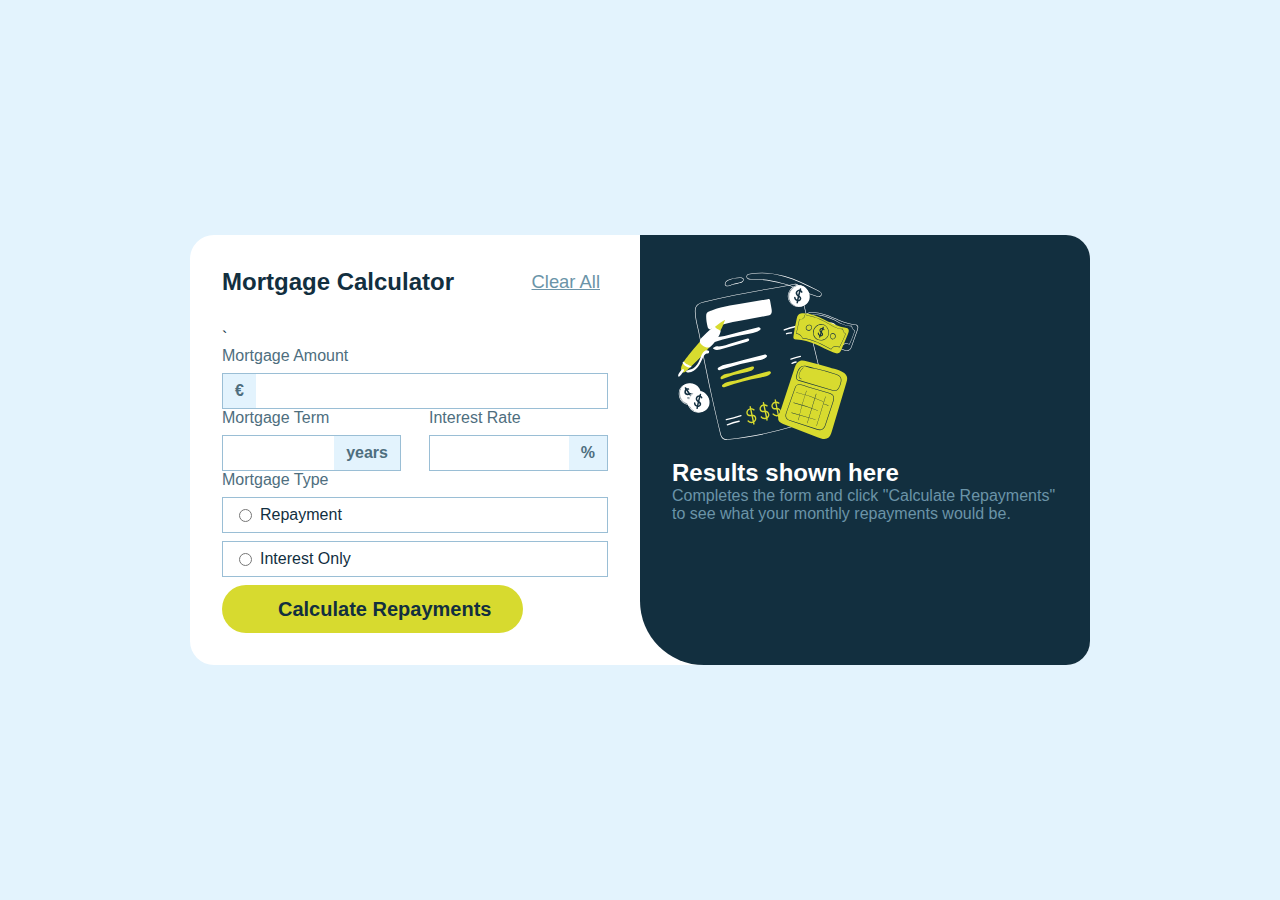
<file: index.html>
<!DOCTYPE html>
<html lang="en">
<head>
    <meta charset="UTF-8">
    <meta name="viewport" content="width=device-width, initial-scale=1.0">
    <title>Mortgage Calculator</title>
    <link rel="stylesheet" href="https://fonts.google.com/specimen/plus+Jakarta+Sans">
    <link rel="stylesheet" href="style.css">
</head>
<body>
    <div class="mortgage-calculator">
        <div class="left">
            <div class="header">
                <h2>Mortgage Calculator</h2>
                <button id="clear-btn">Clear All</button>
            </div>
        `
            <form id="mortgage-form">
                <div class="form-item">
                    <label class="light-text" for="mortgage-amount">Mortgage Amount</label>
                    <div class="form-flex" id="mortgage-amount-main">
                        <p class="form-symbol">€</p>
                        <input id="mortgage-amount" type="number" name="mortgage-amount" required>
                    </div>

                    <p class="form-alert" id="amount-alert">This field is required</p>
                </div>

                <div class="form-item">
                    <div class="form-col">
                        <div class="form-item">
                            <label class="light-text" for="mortgage-term">Mortgage Term</label>
                            <div class="form-flex" id="mortgage-term-main">
                                <input id="mortgage-term" type="number" name="mortgage-term" required>
                                <p class="form-symbol">years</p>
                            </div>

                            <p class="form-alert" id="term-alert">This field is required</p>
                        </div>


                        <div class="form-item">
                            <label class="light-text" for="interest-rate">Interest Rate</label>
                            <div class="form-flex" id="interest-rate-main">
                                <input id="interest-rate" type="number" name="interest-rate" step="0.01" required>
                                <p class="form-symbol">%</p>
                            </div>

                            <p class="form-alert" id="rate-alert">This field is required</p>
                        </div>
                    </div>
                </div>

                <div class="form-item">
                    <label class="light-text">Mortgage Type</label>

                    <div class="radio-inputs">
                        <input id="repayment" class="mortgage-type" type="radio" name="mortgage-type" value="repayment" required>
                        <label for="repayment">Repayment</label>
                    </div>

                    <div class="radio-inputs">
                        <input type="radio" class="mortgage-type" id="interest-only" name="mortgage-type" value="interest-only" required>
                        <label for="interest-only">Interest Only</label>
                    </div>

                    <p class="form-alert" id="type-alert">This field is required</p>
                </div>

                <div class="form-item">
                    <button id="calculate-btn" class="calculate-btn" type="button">
                        <svg xmlns="http://www.w3.org/2000/svg" width="24" height="24" fill="none” viewBox="0 0 24 24>
                            <path fill="#133041" d="M18.75 2.25H5.25a1.5 1.5 0 0 0–1.5 1.5v16.5a1.5 1.5 0 0 0 1.5 1.5h13.5a1.5 1.5 0 0 0 1.5–1.5V3.75a1.5 1.5 0 0 0–1.5–1.5Zm-10.5 16.5a1.125 1.125 0 1 1 0–2.25 1.125 1.125 0 0 1 0 2.25Zm0–3.75a1.125 1.125 0 1 1 0–2.25 1.125 1.125 0 0 1 0 2.25ZM12 18.75a1.125 1.125 0 1 1 0–2.25 1.125 1.125 0 0 1 0 2.25ZM12 15a1.125 1.125 0 1 1 0–2.25A1.125 1.125 0 0 1 12 15Zm3.75 3.75a1.125 1.125 0 1 1 0–2.25 1.125 1.125 0 0 1 0 2.25Zm0–3.75a1.125 1.125 0 1 1 0–2.25 1.125 1.125 0 0 1 0 2.25Zm1.5–5.25a.75.75 0 0 1-.75.75h-9a.75.75 0 0 1-.75-.75V6a.75.75 0 0 1 .75-.75h9a.75.75 0 0 1 .75.75v3.75Z"/>
                        </svg>
                        Calculate Repayments
                    </button>
                </div>
            </form>
    </div>
        <div class="right">
            <div id="default-text" class="default text">
                <img src="illustration-empty.svg" alt="">

                <h2>Results shown here</h2>
                <p class="light-text">Completes the form and click "Calculate Repayments" to see what your monthly repayments would be.</p>
            </div>

            <div id="calculations-container" class="calculations-container">
                <h2>Your Results</h2>

                <p class="light-text">Your results are shown below based on the information you provided. To adjust the results, edit the form and click "Calculate repayments" again.</p>

                <div class="calculations">
                    <div class="monthly">
                        <p class="light-text">Your monthly repayments</p>
                        <span id="result" class="monthly-result"></span>
                    </div>

                    <div class="line"></div>

                    <div class="total-term">
                        <p class="light-text">Total you'll pay over the term</p>
                        <span id="term-result" class="term-result"></span>
                    </div>
                </div>
            </div>
        </div>
    </div>

    <script src="main.js"></script>
</body>
</html>
</file>
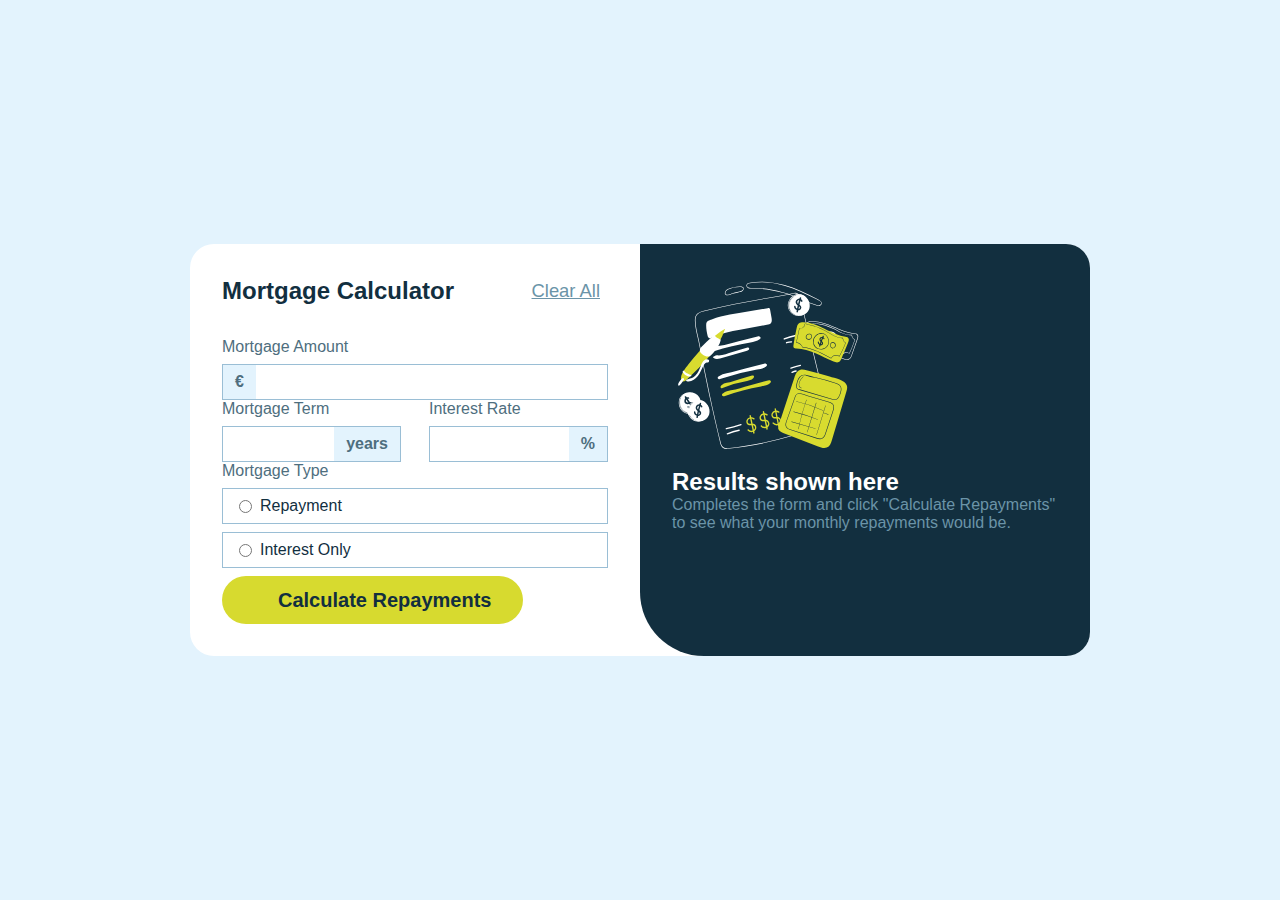
<file: indexx.html>
<!DOCTYPE html>
<html lang="en">
<head>
    <meta charset="UTF-8">
    <meta name="viewport" content="width=device-width, initial-scale=1.0">
    <title>Mortgage Calculator</title>
    <link rel="stylesheet" href="https://fonts.google.com/specimen/plus+Jakarta+Sans">
    <link rel="stylesheet" href="style.css">
</head>
<body>
    <div class="mortgage-calculator">
        <div class="left">
            <div class="header">
                <h2>Mortgage Calculator</h2>
                <button id="clear-btn">Clear All</button>
            </div>
        
            <form id="mortgage-form">
                <div class="form-item">
                    <label class="light-text" for="mortgage-amount">Mortgage Amount</label>
                    <div class="form-flex" id="mortgage-amount-main">
                        <p class="form-symbol">€</p>
                        <input id="mortgage-amount" type="number" name="mortgage-amount" required>
                    </div>

                    <p class="form-alert" id="amount-alert">This field is required</p>
                </div>

                <div class="form-item">
                    <div class="form-col">
                        <div class="form-item">
                            <label class="light-text" for="mortgage-term">Mortgage Term</label>
                            <div class="form-flex" id="mortgage-term-main">
                                <input id="mortgage-term" type="number" name="mortgage-term" required>
                                <p class="form-symbol">years</p>
                            </div>

                            <p class="form-alert" id="term-alert">This field is required</p>
                        </div>


                        <div class="form-item">
                            <label class="light-text" for="interest-rate">Interest Rate</label>
                            <div class="form-flex" id="interest-rate-main">
                                <input id="interest-rate" type="number" name="interest-rate" step="0.01" required>
                                <p class="form-symbol">%</p>
                            </div>

                            <p class="form-alert" id="rate-alert">This field is required</p>
                        </div>
                    </div>
                </div>

                <div class="form-item">
                    <label class="light-text">Mortgage Type</label>

                    <div class="radio-inputs">
                        <input id="repayment" class="mortgage-type" type="radio" name="mortgage-type" value="repayment" required>
                        <label for="repayment">Repayment</label>
                    </div>

                    <div class="radio-inputs">
                        <input type="radio" class="mortgage-type" id="interest-only" name="mortgage-type" value="interest-only" required>
                        <label for="interest-only">Interest Only</label>
                    </div>

                    <p class="form-alert" id="type-alert">This field is required</p>
                </div>

                <div class="form-item">
                    <button id="calculate-btn" class="calculate-btn" type="button">
                        <svg xmlns="http://www.w3.org/2000/svg" width="24" height="24" fill="none” viewBox="0 0 24 24>
                            <path fill="#133041" d="M18.75 2.25H5.25a1.5 1.5 0 0 0–1.5 1.5v16.5a1.5 1.5 0 0 0 1.5 1.5h13.5a1.5 1.5 0 0 0 1.5–1.5V3.75a1.5 1.5 0 0 0–1.5–1.5Zm-10.5 16.5a1.125 1.125 0 1 1 0–2.25 1.125 1.125 0 0 1 0 2.25Zm0–3.75a1.125 1.125 0 1 1 0–2.25 1.125 1.125 0 0 1 0 2.25ZM12 18.75a1.125 1.125 0 1 1 0–2.25 1.125 1.125 0 0 1 0 2.25ZM12 15a1.125 1.125 0 1 1 0–2.25A1.125 1.125 0 0 1 12 15Zm3.75 3.75a1.125 1.125 0 1 1 0–2.25 1.125 1.125 0 0 1 0 2.25Zm0–3.75a1.125 1.125 0 1 1 0–2.25 1.125 1.125 0 0 1 0 2.25Zm1.5–5.25a.75.75 0 0 1-.75.75h-9a.75.75 0 0 1-.75-.75V6a.75.75 0 0 1 .75-.75h9a.75.75 0 0 1 .75.75v3.75Z"/>
                        </svg>
                        Calculate Repayments
                    </button>
                </div>
            </form>
    </div>
        <div class="right">
            <div id="default-text" class="default text">
                <img src="illustration-empty.svg" alt="">

                <h2>Results shown here</h2>
                <p class="light-text">Completes the form and click "Calculate Repayments" to see what your monthly repayments would be.</p>
            </div>

            <div id="calculations-container" class="calculations-container">
                <h2>Your Results</h2>

                <p class="light-text">Your results are shown below based on the information you provided. To adjust the results, edit the form and click "Calculate repayments" again.</p>

                <div class="calculations">
                    <div class="monthly">
                        <p class="light-text">Your monthly repayments</p>
                        <span id="result" class="monthly-result"></span>
                    </div>

                    <div class="line"></div>

                    <div class="total-term">
                        <p class="light-text">Total you'll pay over the term</p>
                        <span id="term-result" class="term-result"></span>
                    </div>
                </div>
            </div>
        </div>
    </div>

    <script src="main.js"></script>
</body>
</html>
</file>
<file: style.css>
* {
    padding: 0;
    margin: 0;
    box-sizing: border-box;
}

:root {
    --lime: hsl(61, 70%, 52%);
    --lime-light: hsl(61, 70%, 80%);
    --red: hsl(4, 69%, 50%);


    --White: hsl(0, 0%, 100%);
    --Slate-100: hsl(202, 86%, 94%);
    --Slate-300: hsl(203, 41%, 72%);
    --Slate-500: hsl(200, 26%, 54%);
    --Slate-700: hsl(200, 24%, 40%);
    --Slate-900: hsl(202, 55%, 16%);
}


img, svg {
    max-width: 100%;
    display: block;
}
 label {
    width: 100%;
    margin-bottom: .5rem;
    display: block;
 }

 input[type="number"] {
    width: 100%;
    padding: .25rem .5rem;
    font-weight: 700;
    border: 0;
    outline: 0;
 }

 imput[type="radio"] {
    appearance: none;
    width: .5rem;
    height: .5rem;
    margin-right: .5rem;
    outline: 2px solid var(--Slate-900);
    outline-offset: 3px;
    border-radius: 50%;
 }

 input[type='radio']:checked {
    background-color: var(--lime);
 }

 .radio-inputs {
    cursor: pointer;
    padding: .5rem 1rem;
    margin-bottom: .5rem;
    font-weight: 500;
    display: flex;
    align-items: center;
    gap: .5rem;
    border: 1px solid var(--Slate-300);
 }

 .radio-inputs > * {
    cursor: pointer;
 }

 .radio-inputs:hover {
    border: 1px solid var(--lime);
 }

 .radio-inputs label {
    margin-bottom: 0;
 }

 .radio-inputs.selected {
    background-color: var(--lime-light);
    border: 1px solid var(--lime);
 }

 .radio-inputs.selected input[type='radio'] {
    outline: 3px solid var(--lime);
 }

 button {
    cursor: pointer;
 }

 .form-symbol {
    background-color: var(--Slate-100);
    color: var(--Slate-700);
    padding: .5rem .75rem;
    font-weight: 700;
 }

 .form-flex {
    display: flex;
    border: 1px solid var(--Slate-300);
 }
 
 .form-flex:hover {
    border: 1px solid var(--Slate-900);
 }

 .form-flex:focus-within {
    border: 1px solid var(--lime);
 }

 .form-flex:focus-within .form-symbol {
    background-color: var(--lime);
    border: 1px solid var(--lime);
 }

 .form-flex.error {
    border: 1px solid var(--red);
 }

 .form-flex.error .form-symbol {
    background-color: var(--red);
    color: var(--White)
 }

 .form-col {
    display: grid;
    grid-template-columns: 1fr 1fr;
    gap: 1.75rem;
 }

 .form-col .form-item {
    margin: 0;
 }

 body{
    background-color: var(--Slate-100);
    min-height: 100vh;
    font-family: "Plus Jakarta Sans", sans-serif;
    display: grid;
    place-content: center;
 }

 .form-alert {
    color: var(--red);
    display: none;
 }

 .mortgage-calculator {
    background-color: var(--White);
    max-width: 900px;
    display: grid;
    grid-template-columns: 1fr 1fr;
    border-radius: 1.5rem;
    overflow: hidden;
    align-items: stretch;
 }

 .mortgage-calculator > * {
    padding: 2rem;
 }

 .mortgage-calculator .left{
    color: var(--Slate-900);
 }

 .mortgage-calculator .left .light-text {
    color: var(--Slate-700);
    font-weight: 500;
 }

 .mortgage-calculator .left .header {
    margin-bottom: 2rem;
    display:flex;
    align-items: center;
    justify-content: space-between;
 }

 .mortgage-calculator .left .header button {
    background-color: transparent;
    color: var(--Slate-500);
    padding: .25rem .5rem;
    font-size: 1.15rem;
    text-decoration: underline;
    border: 0;
 }

 .mortgage-calculator .left .header button:hover {
    color: var(--Slate-900);
 }

 .mortgage-calculator .left .calculate-btn {
    background-color: var(--lime);
    color: var(--Slate-900);
    padding: .75rem 2rem;
    font-size: 1.25rem;
    font-weight: 700;
    display: flex;
    align-items: center;
    border: 0;
    border-radius: 1.5rem;
 }

 .mortgage-calculator .left .calculate-btn:hover {
    background-color: var(--lime-light);
 }

 .mortgage-calculator .right {
    background-color: var(--Slate-900);
    color: var(--White);
    border-radius: 0 0 0 4rem;
    height: 100%; 
    min-height: 100%;
    overflow-y: auto; 
}

 .mortgage-calculator .right .light-text {
    color: var(--Slate-500);
    font-weight: 500;
 }

 .mortgage-calculator .right .default-text {
    margin-top: 5rem;
    text-align: center;
    
 }

 .mortgage-calculator .right .default-text.hide {
    display: none;
 }

 .mortgage-calculator .right .default-text img {
    margin:auto;
 }

 .mortgage-calculator .right .default-text h2 {
    margin-bottom: 1rem;
 }

 .mortgage-calculator .right .calculations-container {
    display: none;
 }

 .mortgage-calculator .right .calculations-container.show {
    display: block;
 }

 .mortgage-calculator .right .calculations-container .light-text {
    margin: 1rem 0 2rem;
 }

 .mortgage-calculator .right .calculations-container .calculations {
    background-color: var(--Slate-900);
    padding: 1.5rem;
    border-top: 4px solid var(--lime);
    border-radius: 1rem;
 }

 .mortgage-calculator .right .calculations-container .calculations .light-text {
    margin: 0 0 1rem;
 }

 .mortgage-calculator .right .calculations-container .calculations .monthly-result {
    color: var(--lime);
    font-size: 4rem;
    font-weight: 700;
 }

 .mortgage-calculator .right .calculations-container .calculations .line {
    background-color: var(--Slate-500);
    width: 100%;
    height: 1px;
    margin: 2rem;
    display:block;
 }

 .mortgage-calculator .right .calculations-container .calculations .term-result {
    color: var(--White);
    font-size: 2rem;
    font-weight: 700;
 }

 @media (max-width:800px) {
    .mortgage-calculator {
        margin: 2rem;
        grid-template-columns: 1fr;
    }

    .mortgage-calculator .right .defaultText {
        margin-top: 3rem;
    }
 }

 @media (max-width: 540px) {
     .mortgage-calculator {
        margin: 0;
        grid-template-columns: 1fr;
        border-radius: initial;
     }

     .mortgage-calculator .left .header {
        display:block;
        margin-bottom: 2rem;
     }

     .form-col {
        grid-template-columns: 1fr;
     }

     .mortgage-calculator .right {
        border-radius: initial;
     }

     .mortgage-calculator .left .calculate-btn {
        width:100%;
        justify-content: center;
     }
 }
</file>
